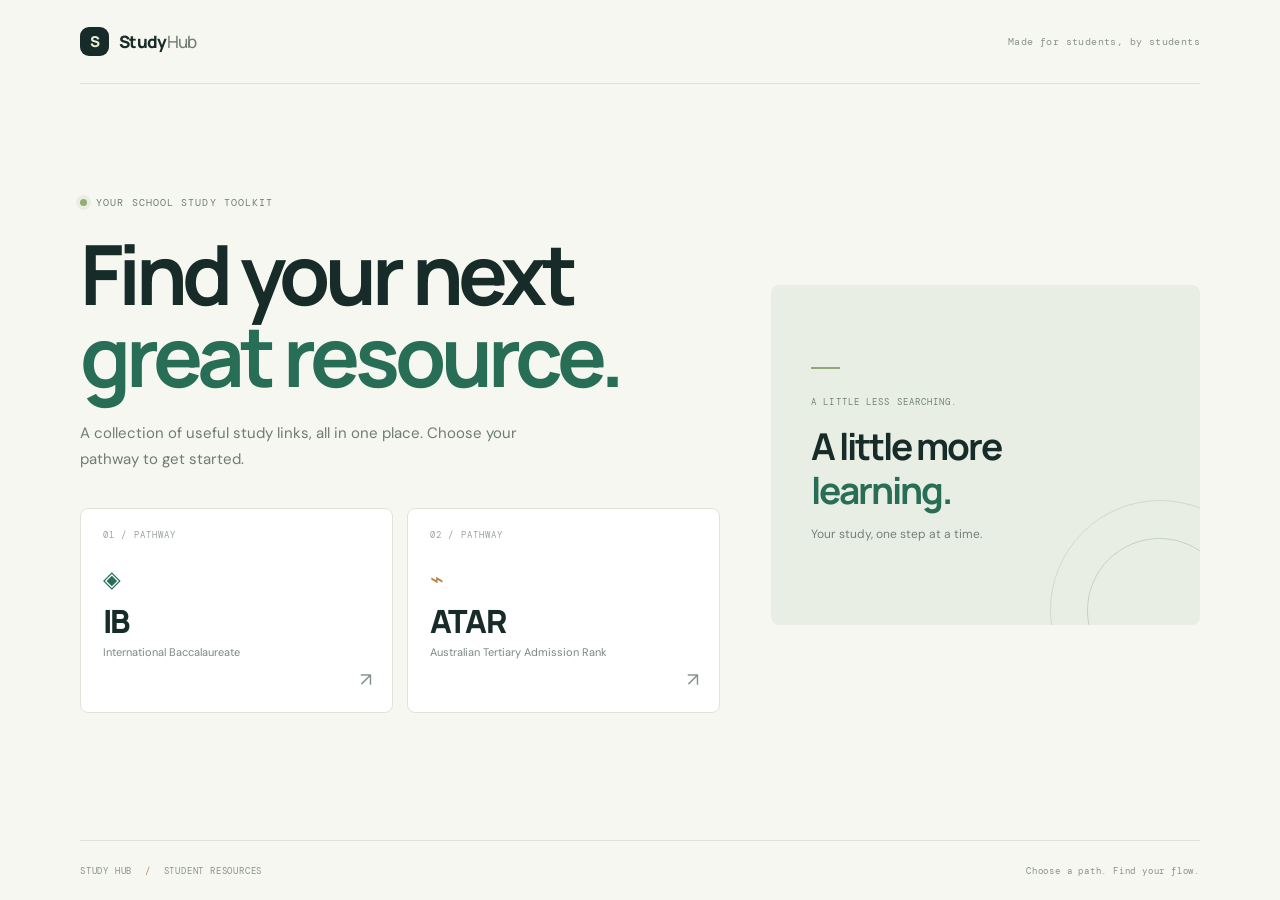
<file: index.html>
<!doctype html>
<html lang="en">
<head>
  <meta charset="utf-8">
  <meta name="viewport" content="width=device-width, initial-scale=1">
  <meta name="description" content="A student-friendly hub for IB and ATAR study resources.">
  <title>Study Hub | Student resources</title>
  <link rel="stylesheet" href="styles.css">
</head>
<body class="home-page">
  <header class="site-header">
    <a class="brand" href="index.html" aria-label="Study Hub home"><span class="brand-mark">S</span><span>Study<span class="brand-light">Hub</span></span></a>
    <span class="header-note">Made for students, by students</span>
  </header>
  <main class="home-main">
    <section class="welcome">
      <p class="eyebrow"><span class="eyebrow-dot"></span> YOUR SCHOOL STUDY TOOLKIT</p>
      <h1>Find your next<br><span>great resource.</span></h1>
      <p class="intro">A collection of useful study links, all in one place. Choose your pathway to get started.</p>
      <div class="pathway-grid">
        <a class="pathway-card ib-card" href="ib.html">
          <span class="card-index">01 / PATHWAY</span><span class="path-icon" aria-hidden="true">◈</span>
          <span class="path-title">IB</span><span class="path-description">International Baccalaureate</span>
          <span class="card-arrow" aria-hidden="true">↗</span>
        </a>
        <a class="pathway-card atar-card" href="atar.html">
          <span class="card-index">02 / PATHWAY</span><span class="path-icon" aria-hidden="true">⌁</span>
          <span class="path-title">ATAR</span><span class="path-description">Australian Tertiary Admission Rank</span>
          <span class="card-arrow" aria-hidden="true">↗</span>
        </a>
      </div>
    </section>
    <aside class="home-aside" aria-label="Study tip"><div class="aside-line"></div><span class="aside-number">A LITTLE LESS SEARCHING.</span><p>A little more<br><em>learning.</em></p><span class="aside-caption">Your study, one step at a time.</span><div class="orbit orbit-one"></div><div class="orbit orbit-two"></div></aside>
  </main>
  <footer class="site-footer"><span>STUDY HUB <span class="footer-separator">/</span> STUDENT RESOURCES</span><span>Choose a path. Find your flow.</span></footer>
</body>
</html>
</file>
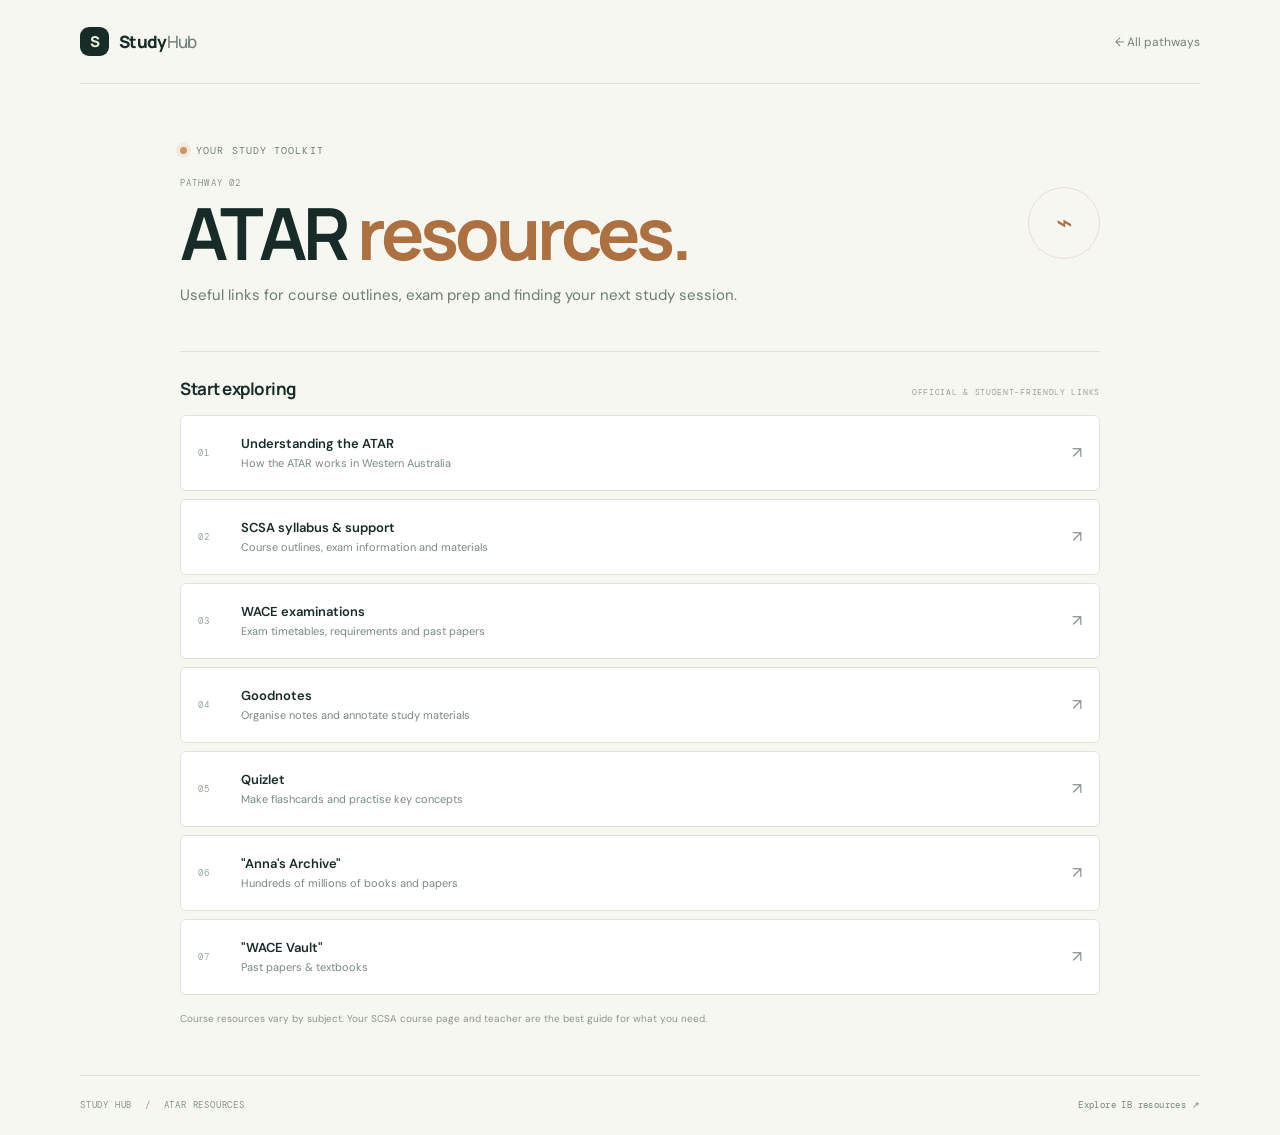
<file: atar.html>
<!doctype html>
<html lang="en">
<head>
  <meta charset="utf-8"><meta name="viewport" content="width=device-width, initial-scale=1">
  <meta name="description" content="Useful study resources for ATAR students.">
  <title>ATAR Resources | Study Hub</title><link rel="stylesheet" href="styles.css">
</head>
<body class="resources-page atar-theme">
  <header class="site-header"><a class="brand" href="index.html"><span class="brand-mark">S</span><span>Study<span class="brand-light">Hub</span></span></a><a class="back-link" href="index.html">← <span>All pathways</span></a></header>
  <main class="resources-main">
    <section class="resources-heading"><p class="eyebrow"><span class="eyebrow-dot"></span> YOUR STUDY TOOLKIT</p><div class="heading-row"><div><p class="path-label">PATHWAY 02</p><h1>ATAR <span>resources.</span></h1></div><div class="heading-symbol" aria-hidden="true">⌁</div></div><p class="intro">Useful links for course outlines, exam prep and finding your next study session.</p></section>
    <section class="resource-section"><div class="section-heading"><h2>Start exploring</h2><span>OFFICIAL &amp; STUDENT-FRIENDLY LINKS</span></div><div class="resource-grid">
      <a class="resource-card" href="https://www.tisc.edu.au/static/guide/atar-about.tisc" target="_blank" rel="noopener noreferrer"><span class="resource-number">01</span><span class="resource-content"><strong>Understanding the ATAR</strong><small>How the ATAR works in Western Australia</small></span><span class="external-arrow">↗</span></a>
      <a class="resource-card" href="https://senior-secondary.scsa.wa.edu.au/syllabus-and-support-materials" target="_blank" rel="noopener noreferrer"><span class="resource-number">02</span><span class="resource-content"><strong>SCSA syllabus &amp; support</strong><small>Course outlines, exam information and materials</small></span><span class="external-arrow">↗</span></a>
      <a class="resource-card" href="https://senior-secondary.scsa.wa.edu.au/assessment/examinations" target="_blank" rel="noopener noreferrer"><span class="resource-number">03</span><span class="resource-content"><strong>WACE examinations</strong><small>Exam timetables, requirements and past papers</small></span><span class="external-arrow">↗</span></a>
      <a class="resource-card" href="https://www.goodnotes.com/" target="_blank" rel="noopener noreferrer"><span class="resource-number">04</span><span class="resource-content"><strong>Goodnotes</strong><small>Organise notes and annotate study materials</small></span><span class="external-arrow">↗</span></a>
      <a class="resource-card" href="https://quizlet.com/" target="_blank" rel="noopener noreferrer"><span class="resource-number">05</span><span class="resource-content"><strong>Quizlet</strong><small>Make flashcards and practise key concepts</small></span><span class="external-arrow">↗</span></a>
      <a class="resource-card" href="https://annas-archive.gl" target="_blank" rel="noopener noreferrer"><span class="resource-number">06</span><span class="resource-content"><strong>"Anna's Archive"</strong><small>Hundreds of millions of books and papers</small></span><span class="external-arrow">↗</span></a>
      <a class="resource-card" href="https://wacevault.com" target="_blank" rel="noopener noreferrer"><span class="resource-number">07</span><span class="resource-content"><strong>"WACE Vault"</strong><small>Past papers & textbooks</small></span><span class="external-arrow">↗</span></a>
    </div><p class="resource-note">Course resources vary by subject. Your SCSA course page and teacher are the best guide for what you need.</p></section>
  </main>
  <footer class="site-footer"><span>STUDY HUB <span class="footer-separator">/</span> ATAR RESOURCES</span><a href="ib.html" class="next-link">Explore IB resources ↗</a></footer>
</body></html>
</file>
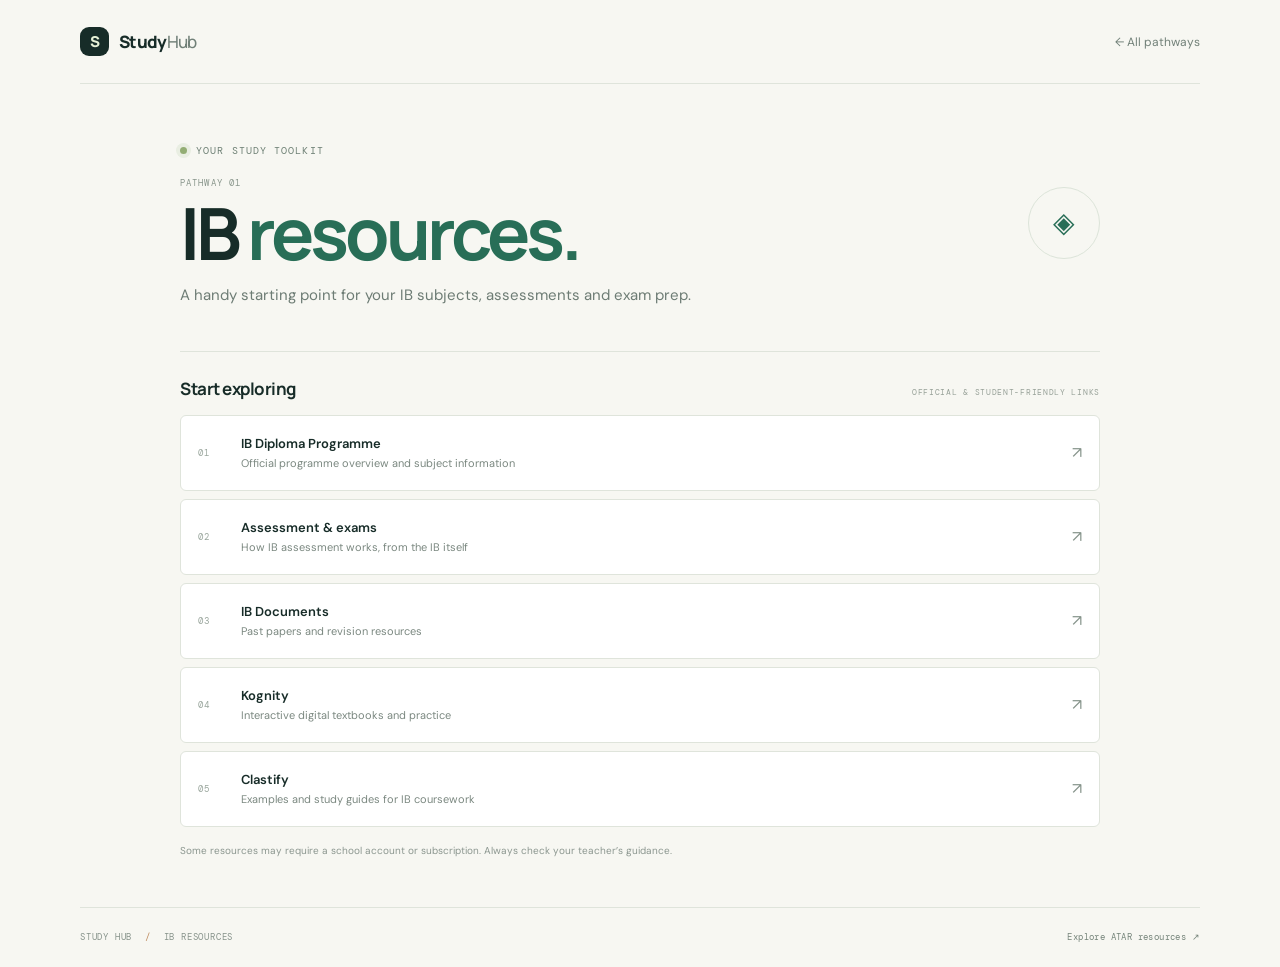
<file: ib.html>
<!doctype html>
<html lang="en">
<head>
  <meta charset="utf-8"><meta name="viewport" content="width=device-width, initial-scale=1">
  <meta name="description" content="Useful study resources for IB students.">
  <title>IB Resources | Study Hub</title><link rel="stylesheet" href="styles.css">
</head>
<body class="resources-page ib-theme">
  <header class="site-header"><a class="brand" href="index.html"><span class="brand-mark">S</span><span>Study<span class="brand-light">Hub</span></span></a><a class="back-link" href="index.html">← <span>All pathways</span></a></header>
  <main class="resources-main">
    <section class="resources-heading"><p class="eyebrow"><span class="eyebrow-dot"></span> YOUR STUDY TOOLKIT</p><div class="heading-row"><div><p class="path-label">PATHWAY 01</p><h1>IB <span>resources.</span></h1></div><div class="heading-symbol" aria-hidden="true">◈</div></div><p class="intro">A handy starting point for your IB subjects, assessments and exam prep.</p></section>
    <section class="resource-section"><div class="section-heading"><h2>Start exploring</h2><span>OFFICIAL &amp; STUDENT-FRIENDLY LINKS</span></div><div class="resource-grid">
      <a class="resource-card" href="https://www.ibo.org/programmes/diploma-programme/" target="_blank" rel="noopener noreferrer"><span class="resource-number">01</span><span class="resource-content"><strong>IB Diploma Programme</strong><small>Official programme overview and subject information</small></span><span class="external-arrow">↗</span></a>
      <a class="resource-card" href="https://www.ibo.org/programmes/diploma-programme/assessment-and-exams/" target="_blank" rel="noopener noreferrer"><span class="resource-number">02</span><span class="resource-content"><strong>Assessment &amp; exams</strong><small>How IB assessment works, from the IB itself</small></span><span class="external-arrow">↗</span></a>
      <a class="resource-card" href="https://ibdocuments.com/" target="_blank" rel="noopener noreferrer"><span class="resource-number">03</span><span class="resource-content"><strong>IB Documents</strong><small>Past papers and revision resources</small></span><span class="external-arrow">↗</span></a>
      <a class="resource-card" href="https://www.kognity.com/" target="_blank" rel="noopener noreferrer"><span class="resource-number">04</span><span class="resource-content"><strong>Kognity</strong><small>Interactive digital textbooks and practice</small></span><span class="external-arrow">↗</span></a>
      <a class="resource-card" href="https://www.clastify.com/" target="_blank" rel="noopener noreferrer"><span class="resource-number">05</span><span class="resource-content"><strong>Clastify</strong><small>Examples and study guides for IB coursework</small></span><span class="external-arrow">↗</span></a>
    </div><p class="resource-note">Some resources may require a school account or subscription. Always check your teacher’s guidance.</p></section>
  </main>
  <footer class="site-footer"><span>STUDY HUB <span class="footer-separator">/</span> IB RESOURCES</span><a href="atar.html" class="next-link">Explore ATAR resources ↗</a></footer>
</body></html>
</file>
<file: styles.css>
@import url('https://fonts.googleapis.com/css2?family=DM+Mono:wght@400;500&family=DM+Sans:wght@400;500;600;700&family=Manrope:wght@400;500;600;700;800&display=swap');
:root{--ink:#172c28;--muted:#6d7c74;--paper:#f7f7f2;--green:#286e57;--line:#dfe4db;--mono:'DM Mono',monospace;--sans:'DM Sans',sans-serif;--display:'Manrope',sans-serif}*{box-sizing:border-box}html{min-width:320px}body{margin:0;background:var(--paper);color:var(--ink);font-family:var(--sans);-webkit-font-smoothing:antialiased}.site-header,.site-footer{width:min(1120px,calc(100% - 64px));margin:auto;display:flex;justify-content:space-between;align-items:center}.site-header{height:84px;border-bottom:1px solid var(--line)}.brand{display:inline-flex;align-items:center;gap:10px;color:var(--ink);font-family:var(--display);font-size:17px;font-weight:800;letter-spacing:-.7px;text-decoration:none}.brand-light{font-weight:500;color:#718078}.brand-mark{width:29px;height:29px;display:grid;place-items:center;border-radius:9px;background:var(--ink);color:#e6f0d6;font-size:15px}.header-note,.site-footer,.eyebrow,.card-index,.path-label,.section-heading>span,.resource-number,.aside-number{font-family:var(--mono);font-size:10px;letter-spacing:1.1px}.header-note{color:#87938b;letter-spacing:.4px}.home-main{width:min(1120px,calc(100% - 64px));min-height:calc(100vh - 144px);margin:auto;display:grid;grid-template-columns:1.2fr .8fr;align-items:center;gap:48px;padding:50px 0 65px}.welcome{max-width:640px}.eyebrow{display:flex;align-items:center;gap:9px;margin:0 0 24px;color:#6e8075}.eyebrow-dot{width:7px;height:7px;background:#93ad74;border-radius:50%;box-shadow:0 0 0 4px #e9eee2}.welcome h1,.resources-heading h1{margin:0;font-family:var(--display);font-size:clamp(54px,7vw,83px);line-height:.99;letter-spacing:-5px;font-weight:700}.welcome h1 span{color:var(--green)}.intro{max-width:445px;margin:24px 0 36px;color:var(--muted);font-size:15px;line-height:1.7}.pathway-grid{display:grid;grid-template-columns:1fr 1fr;gap:14px}.pathway-card{position:relative;min-height:205px;padding:20px 22px;display:flex;flex-direction:column;align-items:flex-start;text-decoration:none;color:var(--ink);border:1px solid var(--line);border-radius:8px;background:#fff;transition:transform .2s ease,box-shadow .2s ease,border-color .2s ease}.pathway-card:hover{transform:translateY(-4px);box-shadow:0 15px 34px #20372a12;border-color:#b8c9b9}.card-index{color:#9aa59c;font-size:9px}.path-icon{margin-top:23px;font-size:23px;color:var(--green)}.atar-card .path-icon{color:#bd8049}.path-title{margin-top:5px;font-family:var(--display);font-size:32px;font-weight:800;letter-spacing:-1.8px}.path-description{margin-top:2px;color:#7b8880;font-size:11px}.card-arrow{position:absolute;right:20px;bottom:20px;font-size:19px;color:#83918a}.home-aside{height:340px;position:relative;overflow:hidden;display:flex;flex-direction:column;justify-content:center;padding:43px 40px;background:#e9eee4;border-radius:8px}.aside-line{width:29px;height:2px;background:#91a77a;margin-bottom:27px}.aside-number{font-size:9px;color:#73846e}.home-aside p{z-index:1;margin:17px 0 14px;font-family:var(--display);font-size:37px;line-height:1.17;letter-spacing:-2px;font-weight:700}.home-aside em{font-style:normal;color:var(--green)}.aside-caption{z-index:1;color:#718077;font-size:12px}.orbit{position:absolute;width:220px;height:220px;border:1px solid #d0dac9;border-radius:50%;right:-70px;bottom:-95px}.orbit-two{width:145px;height:145px;right:-32px;bottom:-58px;border-color:#c4d1bc}.site-footer{height:60px;border-top:1px solid var(--line);color:#87938b;font-size:9px;letter-spacing:.8px}.footer-separator{padding:0 7px;color:#bf8b5f}.resources-main{width:min(920px,calc(100% - 64px));min-height:calc(100vh - 144px);margin:auto;padding:60px 0 48px}.back-link{color:#718078;font-size:12px;text-decoration:none}.back-link:hover,.next-link:hover{color:var(--green)}.resources-heading{margin-bottom:42px}.resources-heading .eyebrow{margin-bottom:20px}.heading-row{display:flex;justify-content:space-between;align-items:center}.path-label{margin:0 0 8px;color:#89968c;font-size:9px}.resources-heading h1{font-size:clamp(48px,7vw,72px);letter-spacing:-4px}.resources-heading h1 span{color:var(--green)}.heading-symbol{width:72px;height:72px;display:grid;place-items:center;border:1px solid #dce4d9;border-radius:50%;font-size:28px;color:var(--green)}.resources-heading>.intro{margin:15px 0 0;max-width:none}.resource-section{padding-top:25px;border-top:1px solid var(--line)}.section-heading{display:flex;justify-content:space-between;align-items:baseline;margin-bottom:15px}.section-heading h2{margin:0;font-family:var(--display);font-size:17px;letter-spacing:-.5px}.section-heading>span{font-size:8px;color:#97a198;letter-spacing:.7px}.resource-grid{display:grid;gap:8px}.resource-card{min-height:76px;padding:13px 17px;display:flex;align-items:center;gap:17px;border:1px solid var(--line);border-radius:6px;background:#fff;text-decoration:none;color:var(--ink);transition:transform .16s ease,border-color .16s ease,box-shadow .16s ease}.resource-card:hover{transform:translateX(3px);border-color:#b7c8b7;box-shadow:0 5px 16px #20372a0b}.resource-number{width:26px;color:#9aa69d;font-size:9px}.resource-content{display:flex;flex:1;flex-direction:column;gap:4px}.resource-content strong{font-size:13px;font-weight:600}.resource-content small{color:#7b8880;font-size:11px}.external-arrow{font-size:16px;color:#85938a}.resource-note{margin:16px 0 0;color:#8b968f;font-size:10px;line-height:1.6}.next-link{color:#75847a;text-decoration:none;font-family:var(--mono);font-size:9px;letter-spacing:.4px}.atar-theme .eyebrow-dot{background:#cc9763;box-shadow:0 0 0 4px #f2e9df}.atar-theme .resources-heading h1 span,.atar-theme .heading-symbol{color:#ad7041}.atar-theme .heading-symbol{border-color:#ebddd0}.atar-theme .footer-separator{color:#c89462}:focus-visible{outline:3px solid #b7cb83;outline-offset:4px}@media(max-width:760px){.site-header,.site-footer{width:calc(100% - 40px)}.home-main{width:calc(100% - 40px);grid-template-columns:1fr;gap:35px;padding:56px 0 48px}.home-aside{height:auto;min-height:205px;padding:30px 32px}.home-aside p{font-size:31px}.welcome h1{font-size:clamp(54px,12vw,76px)}.resources-main{width:calc(100% - 40px);padding-top:48px}.resources-heading{margin-bottom:33px}.header-note{font-size:9px}.site-footer{font-size:8px}.next-link{font-size:8px}}@media(max-width:480px){.site-header{height:70px}.header-note{max-width:125px;text-align:right}.pathway-grid{grid-template-columns:1fr}.pathway-card{min-height:174px}.path-icon{margin-top:17px}.welcome h1{letter-spacing:-3.5px}.resources-heading h1{letter-spacing:-3px}.heading-symbol{width:54px;height:54px}.section-heading{align-items:flex-start;gap:12px}.section-heading>span{text-align:right;max-width:130px;line-height:1.5}.resource-card{gap:10px;padding:12px}.resource-content small{font-size:10px}.site-footer>span{max-width:57%;line-height:1.6}.next-link{text-align:right;max-width:42%}}@media(prefers-reduced-motion:reduce){*,*::before,*::after{scroll-behavior:auto!important;transition:none!important}}
</file>
